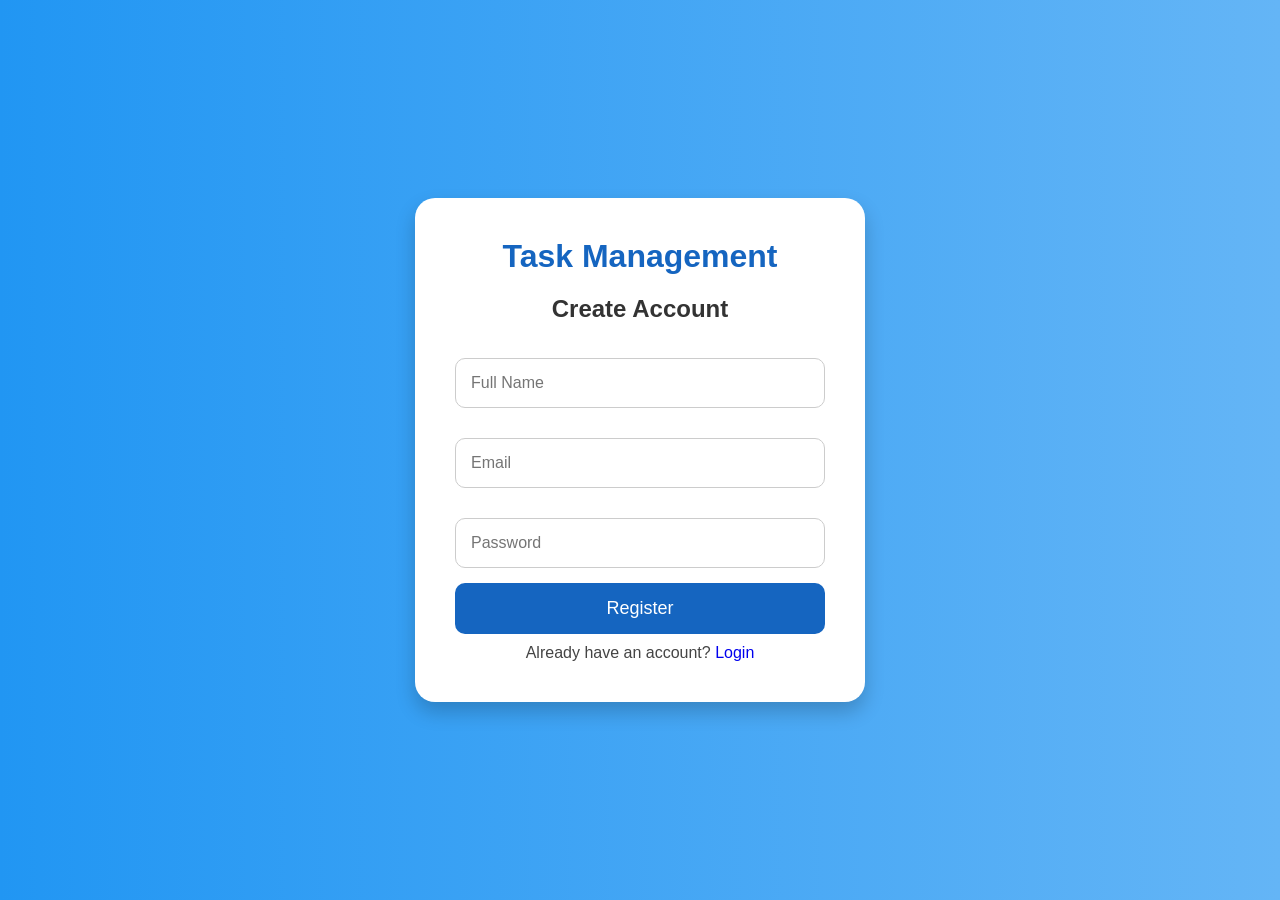
<file: index.html>
<!DOCTYPE html>
<html>
<head>
    <title>Register</title>
    <link rel="stylesheet" href="style.css">
</head>
<body>
<div class="container">
<div class="box">

    <h1>Task Management</h1>

    <h2>Create Account</h2>

    <input type="text" placeholder="Full Name">

    <input type="email" placeholder="Email">

    <input type="password" placeholder="Password">

    <a href="login.html">
        <button class="btn">
            Register
        </button>
    </a>

    <p>
        Already have an account?
        <a href="login.html">Login</a>
    </p>

</div>
</div>
</body>
</html>
</file>
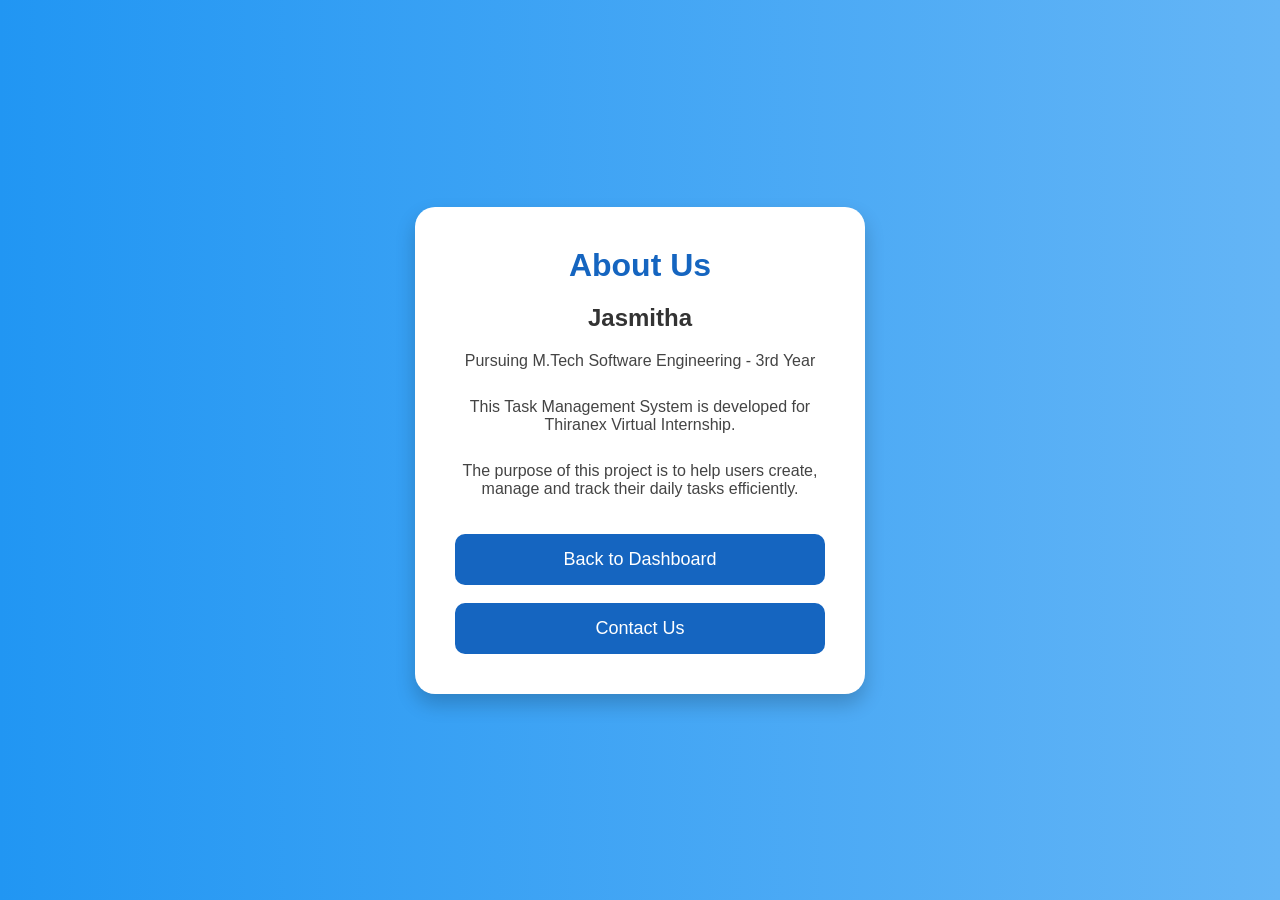
<file: about.html>
<!DOCTYPE html>
<html lang="en">
<head>
    <meta charset="UTF-8">
    <meta name="viewport" content="width=device-width, initial-scale=1.0">
    <title>About Us - Task Management</title>

    <link rel="stylesheet" href="style.css">
</head>
<body>

<div class="box">

    <h1>About Us</h1>

    <h2>Jasmitha</h2>

    <p>
        Pursuing M.Tech Software Engineering - 3rd Year
    </p>

    <br>

    <p>
        This Task Management System is developed for
        Thiranex Virtual Internship.
    </p>

    <br>

    <p>
        The purpose of this project is to help users
        create, manage and track their daily tasks
        efficiently.
    </p>

    <br><br>

    <a href="dashboard.html">

        <button class="btn">

            Back to Dashboard

        </button>

    </a>

    <br><br>

    <a href="contact.html">

        <button class="btn">

            Contact Us

        </button>

    </a>

</div>

</body>
</html>
</file>
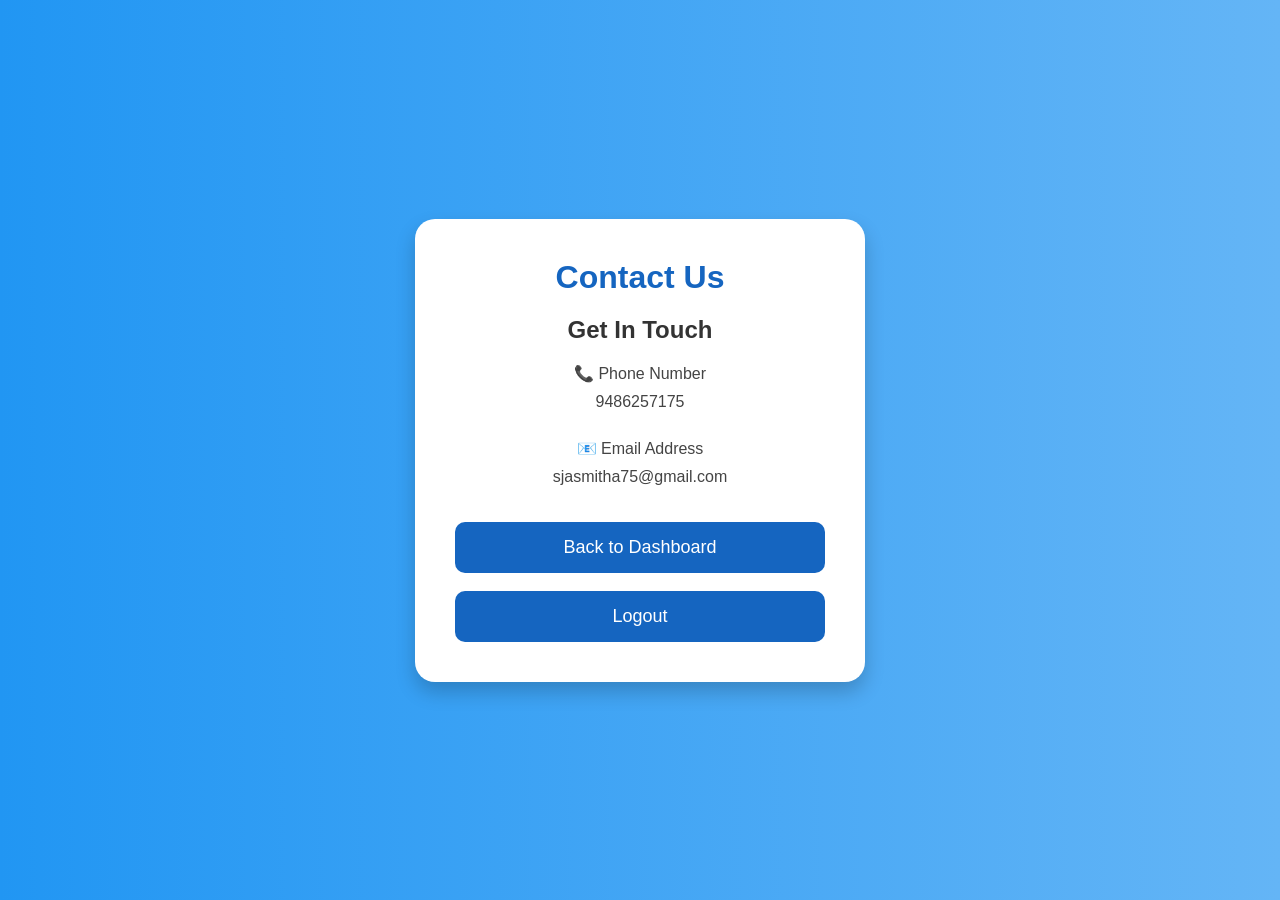
<file: contact.html>
<!DOCTYPE html>
<html lang="en">
<head>
    <meta charset="UTF-8">
    <meta name="viewport" content="width=device-width, initial-scale=1.0">
    <title>Contact Us - Task Management</title>

    <link rel="stylesheet" href="style.css">

</head>
<body>

<div class="box">

    <h1>Contact Us</h1>

    <h2>Get In Touch</h2>

    <p>

        📞 Phone Number

    </p>

    <p>

        9486257175

    </p>

    <br>

    <p>

        📧 Email Address

    </p>

    <p>

        sjasmitha75@gmail.com

    </p>

    <br><br>

    <a href="dashboard.html">

        <button class="btn">

            Back to Dashboard

        </button>

    </a>

    <br><br>

    <a href="login.html">

        <button class="btn">

            Logout

        </button>

    </a>

</div>

</body>
</html>
</file>
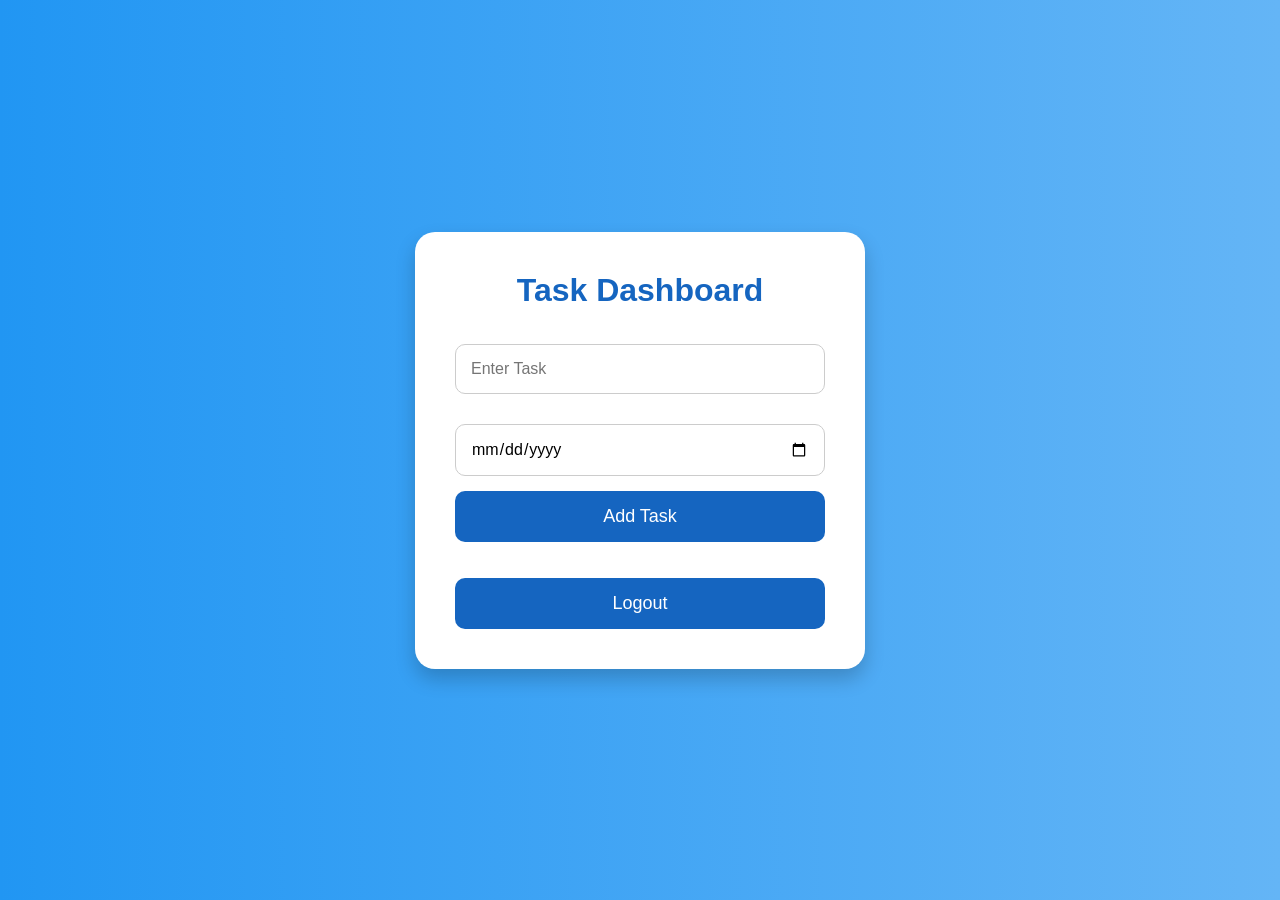
<file: dashboard.html>
<!DOCTYPE html>
<html lang="en">
<head>
    <meta charset="UTF-8">
    <meta name="viewport" content="width=device-width, initial-scale=1.0">
    <title>Dashboard - Task Management</title>

    <link rel="stylesheet" href="style.css">
</head>
<body>

<div class="box">

    <h1>Task Dashboard</h1>

    <input
    type="text"
    id="taskInput"
    placeholder="Enter Task">

    <input
    type="date"
    id="dateInput">

    <button
    class="btn"
    onclick="addTask()">

        Add Task

    </button>

    <br><br>

    <ul id="taskList">

    </ul>

    <br>


    <a href="login.html">

        <button class="btn">

            Logout

        </button>

    </a>

</div>

<script src="script.js"></script>

</body>
</html>
</file>
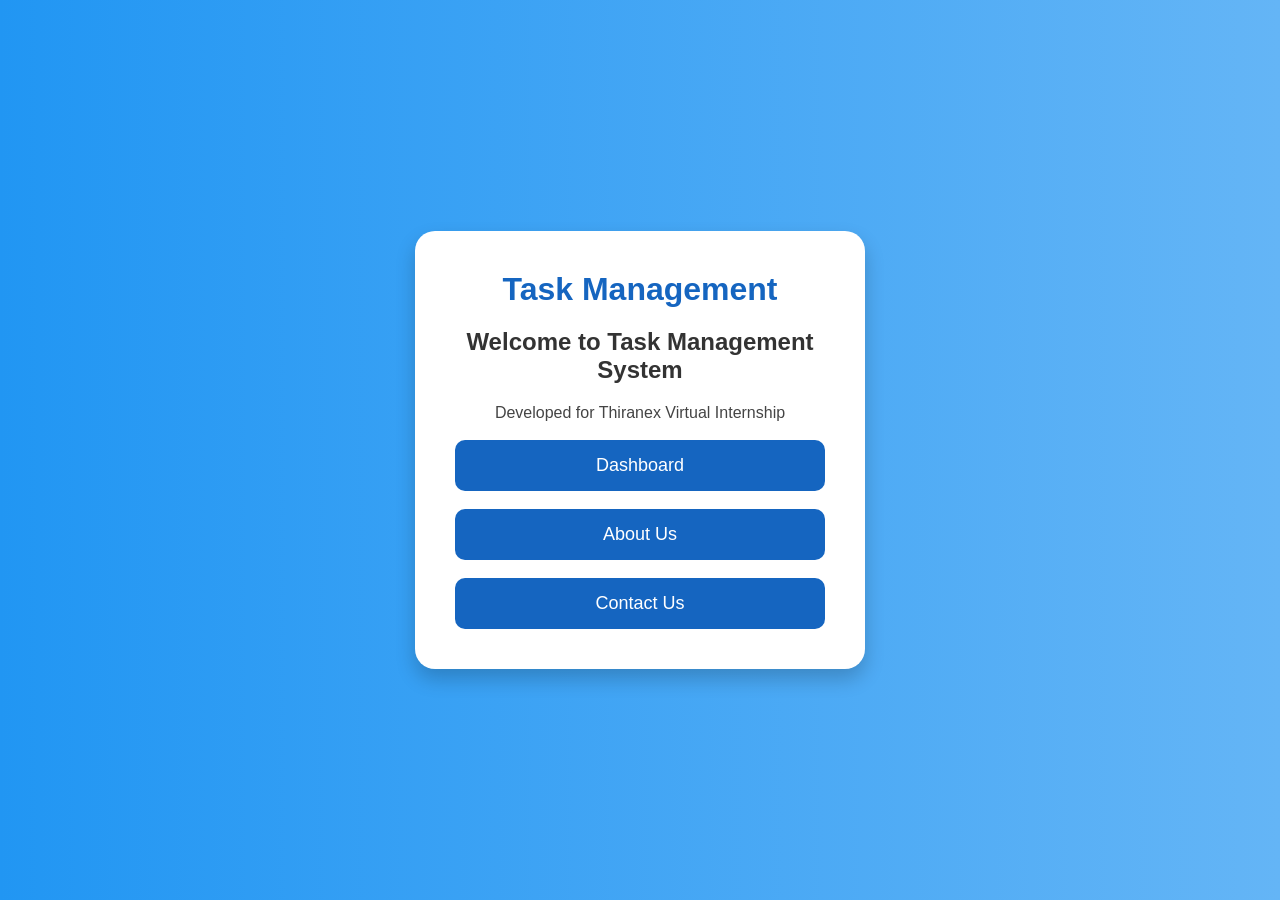
<file: home.html>
<!DOCTYPE html>
<html lang="en">
<head>
    <meta charset="UTF-8">
    <meta name="viewport" content="width=device-width, initial-scale=1.0">
    <title>Home - Task Management</title>

    <link rel="stylesheet" href="style.css">

</head>
<body>

<div class="box">

    <h1>Task Management</h1>

    <h2>Welcome to Task Management System</h2>

    <p>
        Developed for Thiranex Virtual Internship
    </p>

    <br>

    <a href="dashboard.html">

        <button class="btn">

            Dashboard

        </button>

    </a>

    <br><br>

    <a href="about.html">

        <button class="btn">

            About Us

        </button>

    </a>

    <br><br>

    <a href="contact.html">

        <button class="btn">

            Contact Us

        </button>

    </a>

</div>

</body>
</html>
</file>
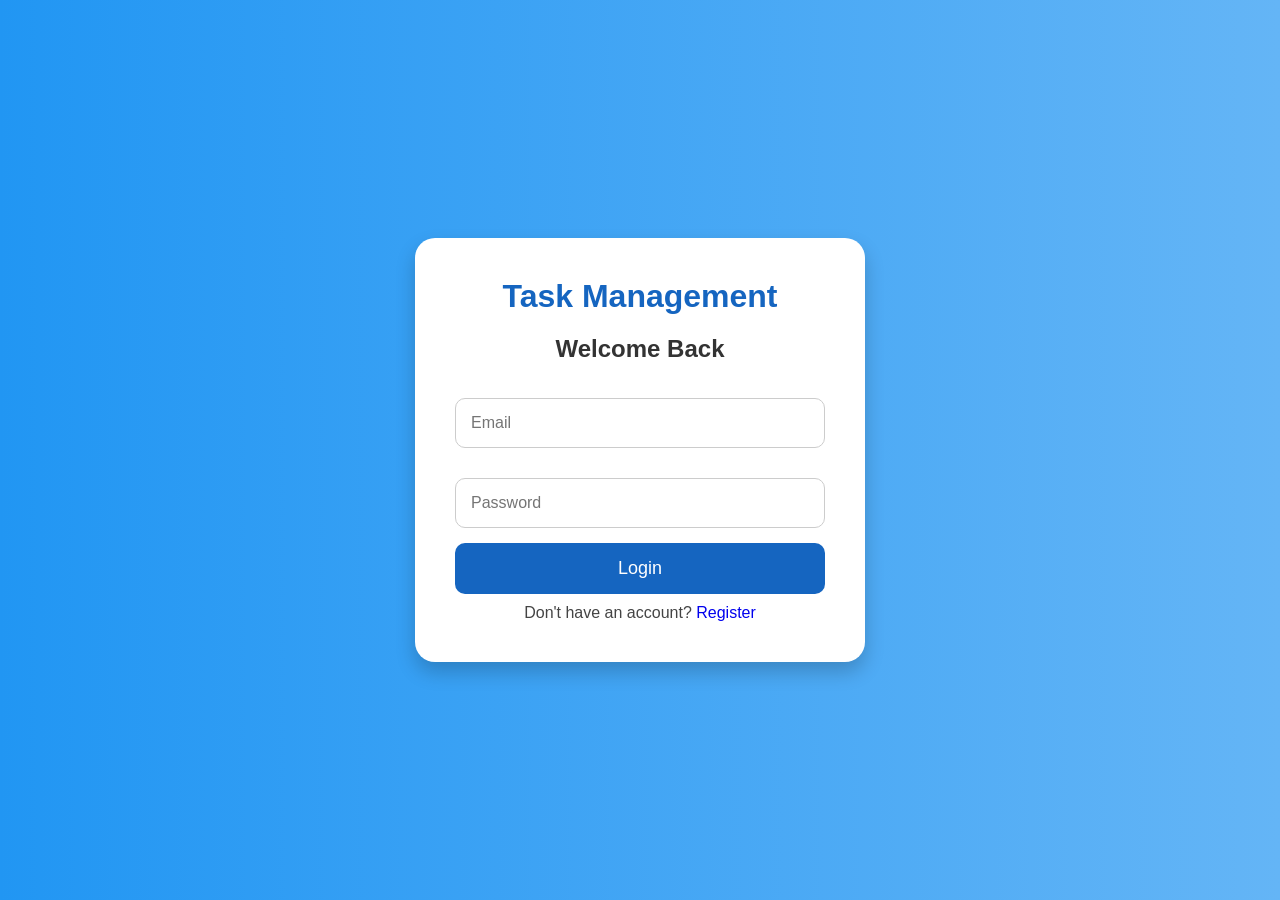
<file: login.html>
<!DOCTYPE html>
<html lang="en">
<head>
    <meta charset="UTF-8">
    <meta name="viewport" content="width=device-width, initial-scale=1.0">
    <title>Login - Task Management</title>

    <link rel="stylesheet" href="style.css">
</head>
<body>

<div class="box">

    <h1>Task Management</h1>

    <h2>Welcome Back</h2>

    <input type="email" placeholder="Email">

    <input type="password" placeholder="Password">

    <a href="home.html">
        <button class="btn">
            Login
        </button>
    </a>

    <p>
        Don't have an account?
        <a href="register.html">Register</a>
    </p>

</div>

</body>
</html>
</file>
<file: style.css>
*{
    margin:0;
    padding:0;
    box-sizing:border-box;
    font-family:Arial, sans-serif;
}

body{
    background:linear-gradient(to right,#2196F3,#64B5F6);
    height:100vh;
    display:flex;
    justify-content:center;
    align-items:center;
}

.box{
    background:white;
    width:450px;
    padding:40px;
    border-radius:20px;
    box-shadow:0 10px 20px rgba(0,0,0,0.2);
    text-align:center;
}

h1{
    color:#1565C0;
    margin-bottom:20px;
}

h2{
    color:#333;
    margin-bottom:20px;
}

input{
    width:100%;
    padding:15px;
    margin:15px 0;
    border:1px solid #ccc;
    border-radius:10px;
    outline:none;
    font-size:16px;
}

.btn{
    width:100%;
    padding:15px;
    background:#1565C0;
    color:white;
    border:none;
    border-radius:10px;
    font-size:18px;
    cursor:pointer;
    transition:0.3s;
}

.btn:hover{
    background:#0D47A1;
}

a{
    text-decoration:none;
}

p{
    margin-top:10px;
    color:#444;
}

ul{
    list-style:none;
}

li{
    background:#E3F2FD;
    margin-top:10px;
    padding:15px;
    border-radius:10px;
    color:#333;
    font-size:16px;
}

@media(max-width:500px){

    .box{
        width:90%;
        padding:25px;
    }

}
.right img{
    width:400px;
    animation: float 3s ease-in-out infinite;
}

@keyframes float{

    0%{
        transform: translateY(0px);
    }

    50%{
        transform: translateY(-20px);
    }

    100%{
        transform: translateY(0px);
    }

}

.container{
    display:flex;
    justify-content:center;
    align-items:center;
    gap:80px;
}
</file>
